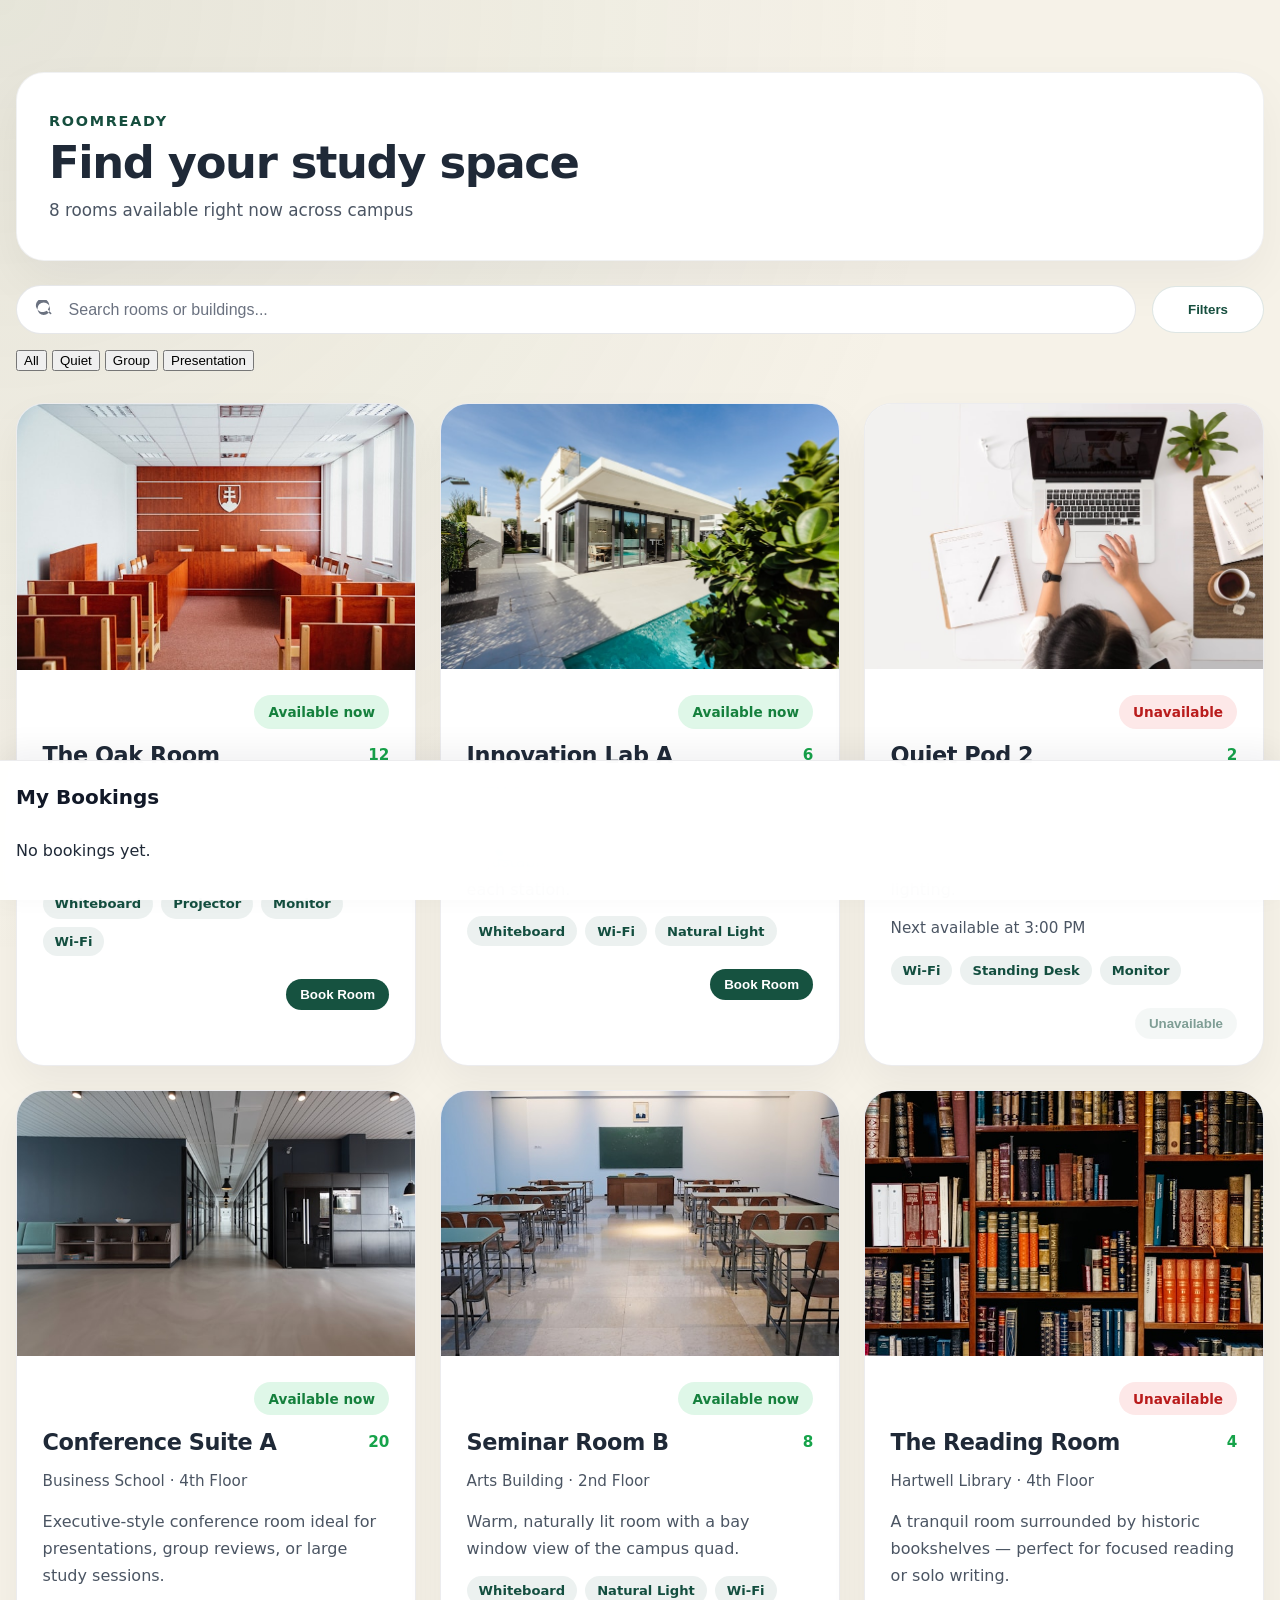
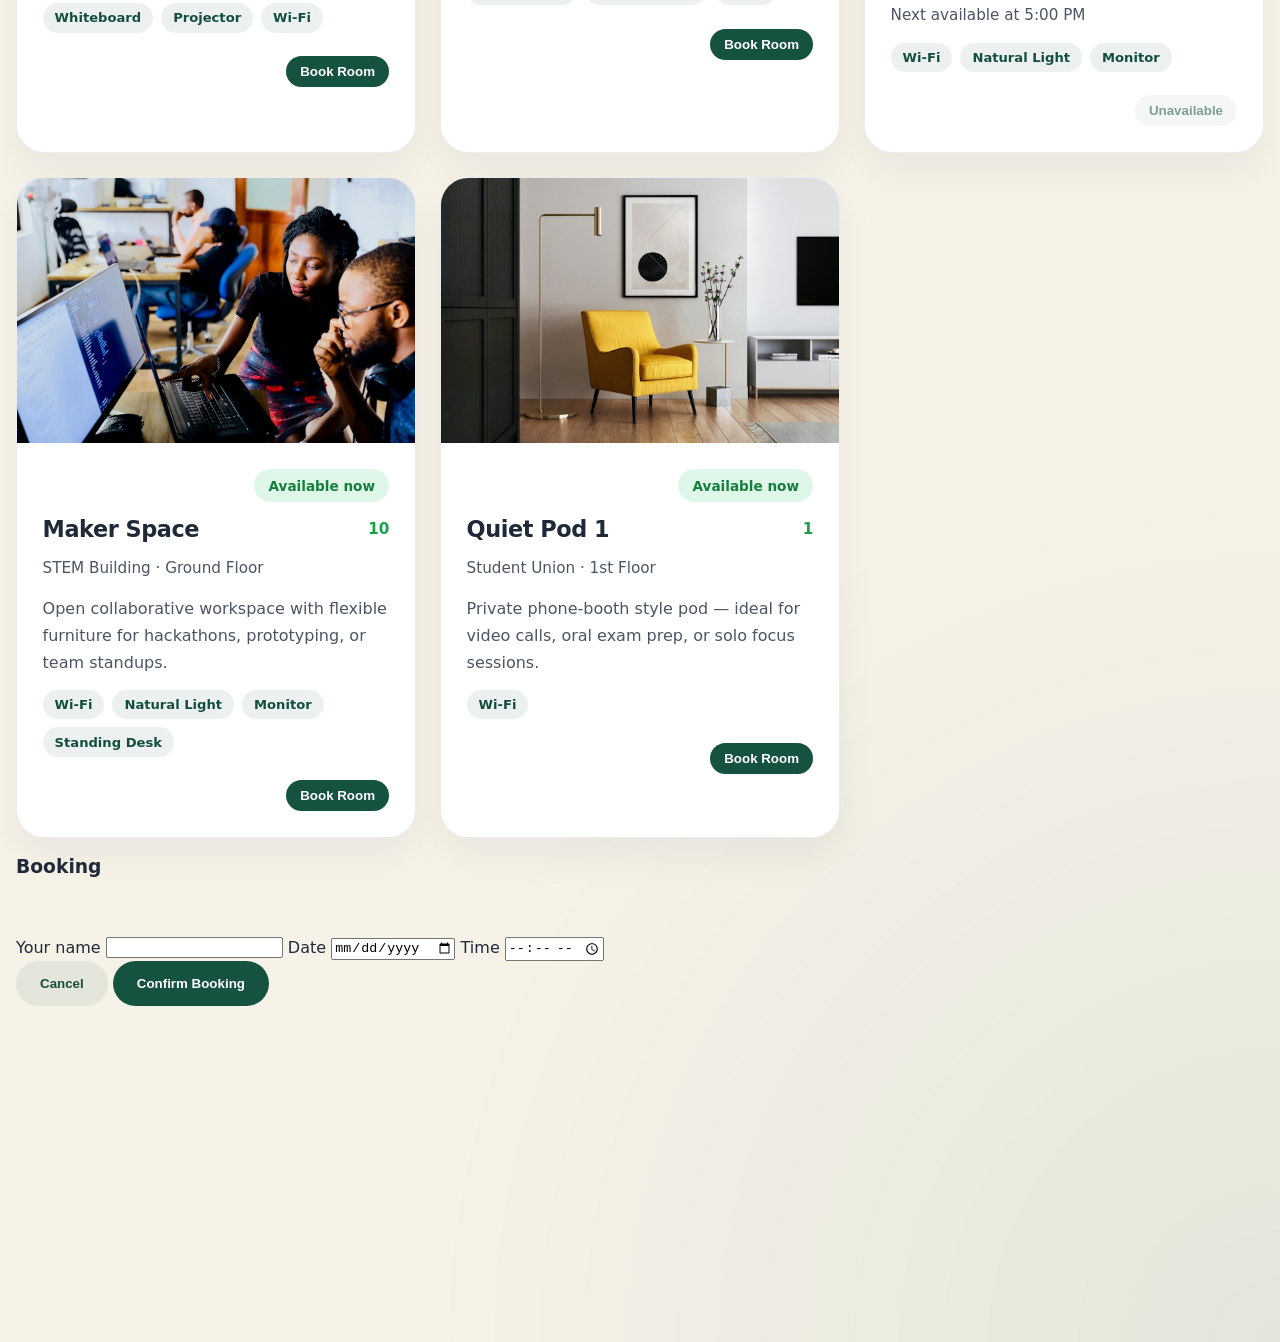
<file: poc/roomready.html>
<!DOCTYPE html>
<html lang="en">
<head>
    <meta charset="UTF-8">
    <meta name="viewport" content="width=device-width, initial-scale=1.0">
    <title>RoomReady | Find your study space</title>
    <link rel="stylesheet" href="roomready.css">
</head>
<body>
    <div class="page-shell">
        <main class="content">
            <section class="hero-panel">
                <div class="hero-copy">
                    <p class="eyebrow">RoomReady</p>
                    <h1>Find your study space</h1>
                    <p class="hero-copy__subtext"><span id="available-count">8</span> rooms available right now across campus</p>
                </div>
            </section>

            <section class="control-bar">
                <label class="search-field" for="room-search">
                    <span class="visually-hidden">Search rooms or buildings</span>
                    <svg class="search-icon" viewBox="0 0 24 24" aria-hidden="true"><path d="M10.5 18a7.5 7.5 0 1 1 0-15 7.5 7.5 0 0 1 0 15Zm9-2.5-4.1-4.1a8 8 0 1 0-1.4 1.4l4.1 4.1a1 1 0 0 0 1.4-1.4Z" fill="currentColor"/></svg>
                    <input id="room-search" type="search" placeholder="Search rooms or buildings...">
                </label>
                <button class="btn btn-filter" id="toggle-filters">Filters</button>

                <div class="filters-panel" id="filters-panel">
                    <button class="filter-chip" data-filter="all">All</button>
                    <button class="filter-chip" data-filter="quiet">Quiet</button>
                    <button class="filter-chip" data-filter="group">Group</button>
                    <button class="filter-chip" data-filter="presentation">Presentation</button>
                </div>
            </section>

            <section class="room-grid">
                <article class="room-card" data-room-id="1" data-room-status="available" data-room-next="" data-room-features="Whiteboard,Projector,Monitor,Wi-Fi" data-room-location="Hartwell Library · 3rd Floor" data-room-capacity="12">
                    <div class="room-card__visual">
                        <img src="assets/room1.jpg" alt="Oak Room study lounge" loading="lazy">
                    </div>
                    <div class="room-card__body">
                        <div class="room-card__meta">
                            <span class="room-card__status badge badge-success">Available now</span>
                        </div>
                        <div class="room-card__title-row">
                            <h2>The Oak Room</h2>
                            <span class="room-card__capacity">12</span>
                        </div>
                        <p class="room-card__location">Hartwell Library · 3rd Floor</p>
                        <p>Spacious seminar room with floor-to-ceiling windows and a large central table.</p>
                        <div class="room-card__features">
                            <span class="feature-chip">Whiteboard</span>
                            <span class="feature-chip">Projector</span>
                            <span class="feature-chip">Monitor</span>
                            <span class="feature-chip">Wi-Fi</span>
                        </div>
                    </div>
                </article>

                <article class="room-card" data-room-id="2" data-room-status="available" data-room-next="" data-room-features="Whiteboard,Wi-Fi,Natural Light" data-room-location="STEM Building · 1st Floor" data-room-capacity="6">
                    <div class="room-card__visual">
                        <img src="assets/room2.jpg" alt="Innovation Lab A" loading="lazy">
                    </div>
                    <div class="room-card__body">
                        <div class="room-card__meta">
                            <span class="room-card__status badge badge-success">Available now</span>
                        </div>
                        <div class="room-card__title-row">
                            <h2>Innovation Lab A</h2>
                            <span class="room-card__capacity">6</span>
                        </div>
                        <p class="room-card__location">STEM Building · 1st Floor</p>
                        <p>Modern collaborative space with height-adjustable desks and dual monitors at each station.</p>
                        <div class="room-card__features">
                            <span class="feature-chip">Whiteboard</span>
                            <span class="feature-chip">Wi-Fi</span>
                            <span class="feature-chip">Natural Light</span>
                        </div>
                    </div>
                </article>

                <article class="room-card" data-room-id="3" data-room-status="occupied" data-room-next="3:00 PM" data-room-features="Wi-Fi,Standing Desk,Monitor" data-room-location="Hartwell Library · 2nd Floor" data-room-capacity="2">
                    <div class="room-card__visual">
                        <img src="assets/room3.jpg" alt="Quiet Pod 2" loading="lazy">
                    </div>
                    <div class="room-card__body">
                        <div class="room-card__meta">
                            <span class="room-card__status badge badge-danger">Occupied</span>
                        </div>
                        <div class="room-card__title-row">
                            <h2>Quiet Pod 2</h2>
                            <span class="room-card__capacity">2</span>
                        </div>
                        <p class="room-card__location">Hartwell Library · 2nd Floor</p>
                        <p>Compact booth for pairs or solo deep work. Sound-dampened walls and soft lighting.</p>
                        <p class="room-card__next">Next available at 3:00 PM</p>
                        <div class="room-card__features">
                            <span class="feature-chip">Wi-Fi</span>
                            <span class="feature-chip">Standing Desk</span>
                            <span class="feature-chip">Monitor</span>
                        </div>
                    </div>
                </article>

                <article class="room-card" data-room-id="4" data-room-status="available" data-room-next="" data-room-features="Whiteboard,Projector,Wi-Fi" data-room-location="Business School · 4th Floor" data-room-capacity="20">
                    <div class="room-card__visual">
                        <img src="assets/room4.jpg" alt="Conference Suite A" loading="lazy">
                    </div>
                    <div class="room-card__body">
                        <div class="room-card__meta">
                            <span class="room-card__status badge badge-success">Available now</span>
                        </div>
                        <div class="room-card__title-row">
                            <h2>Conference Suite A</h2>
                            <span class="room-card__capacity">20</span>
                        </div>
                        <p class="room-card__location">Business School · 4th Floor</p>
                        <p>Executive-style conference room ideal for presentations, group reviews, or large study sessions.</p>
                        <div class="room-card__features">
                            <span class="feature-chip">Whiteboard</span>
                            <span class="feature-chip">Projector</span>
                            <span class="feature-chip">Wi-Fi</span>
                        </div>
                    </div>
                </article>

                <article class="room-card" data-room-id="5" data-room-status="available" data-room-next="" data-room-features="Whiteboard,Natural Light,Wi-Fi" data-room-location="Arts Building · 2nd Floor" data-room-capacity="8">
                    <div class="room-card__visual">
                        <img src="assets/room5.jpg" alt="Seminar Room B" loading="lazy">
                    </div>
                    <div class="room-card__body">
                        <div class="room-card__meta">
                            <span class="room-card__status badge badge-success">Available now</span>
                        </div>
                        <div class="room-card__title-row">
                            <h2>Seminar Room B</h2>
                            <span class="room-card__capacity">8</span>
                        </div>
                        <p class="room-card__location">Arts Building · 2nd Floor</p>
                        <p>Warm, naturally lit room with a bay window view of the campus quad.</p>
                        <div class="room-card__features">
                            <span class="feature-chip">Whiteboard</span>
                            <span class="feature-chip">Natural Light</span>
                            <span class="feature-chip">Wi-Fi</span>
                        </div>
                    </div>
                </article>

                <article class="room-card" data-room-id="6" data-room-status="unavailable" data-room-next="5:00 PM" data-room-features="Wi-Fi,Natural Light,Monitor" data-room-location="Hartwell Library · 4th Floor" data-room-capacity="4">
                    <div class="room-card__visual">
                        <img src="assets/room6.jpg" alt="The Reading Room" loading="lazy">
                    </div>
                    <div class="room-card__body">
                        <div class="room-card__meta">
                            <span class="room-card__status badge badge-danger">Unavailable</span>
                        </div>
                        <div class="room-card__title-row">
                            <h2>The Reading Room</h2>
                            <span class="room-card__capacity">4</span>
                        </div>
                        <p class="room-card__location">Hartwell Library · 4th Floor</p>
                        <p>A tranquil room surrounded by historic bookshelves — perfect for focused reading or solo writing.</p>
                        <p class="room-card__next">Next available at 5:00 PM</p>
                        <div class="room-card__features">
                            <span class="feature-chip">Wi-Fi</span>
                            <span class="feature-chip">Natural Light</span>
                            <span class="feature-chip">Monitor</span>
                        </div>
                    </div>
                </article>

                <article class="room-card" data-room-id="7" data-room-status="available" data-room-next="" data-room-features="Wi-Fi,Natural Light,Monitor,Standing Desk" data-room-location="STEM Building · Ground Floor" data-room-capacity="10">
                    <div class="room-card__visual">
                        <img src="assets/room7.jpg" alt="Maker Space" loading="lazy">
                    </div>
                    <div class="room-card__body">
                        <div class="room-card__meta">
                            <span class="room-card__status badge badge-success">Available now</span>
                        </div>
                        <div class="room-card__title-row">
                            <h2>Maker Space</h2>
                            <span class="room-card__capacity">10</span>
                        </div>
                        <p class="room-card__location">STEM Building · Ground Floor</p>
                        <p>Open collaborative workspace with flexible furniture for hackathons, prototyping, or team standups.</p>
                        <div class="room-card__features">
                            <span class="feature-chip">Wi-Fi</span>
                            <span class="feature-chip">Natural Light</span>
                            <span class="feature-chip">Monitor</span>
                            <span class="feature-chip">Standing Desk</span>
                        </div>
                    </div>
                </article>

                <article class="room-card" data-room-id="8" data-room-status="available" data-room-next="" data-room-features="Wi-Fi" data-room-location="Student Union · 1st Floor" data-room-capacity="1">
                    <div class="room-card__visual">
                        <img src="assets/room8.jpg" alt="Quiet Pod 1" loading="lazy">
                    </div>
                    <div class="room-card__body">
                        <div class="room-card__meta">
                            <span class="room-card__status badge badge-success">Available now</span>
                        </div>
                        <div class="room-card__title-row">
                            <h2>Quiet Pod 1</h2>
                            <span class="room-card__capacity">1</span>
                        </div>
                        <p class="room-card__location">Student Union · 1st Floor</p>
                        <p>Private phone-booth style pod — ideal for video calls, oral exam prep, or solo focus sessions.</p>
                        <div class="room-card__features">
                            <span class="feature-chip">Wi-Fi</span>
                        </div>
                    </div>
                </article>
            </section>

            <!-- Booking modal -->
            <div id="booking-modal" class="modal-overlay hidden" aria-hidden="true">
                <div class="modal-panel" role="dialog" aria-modal="true">
                    <div class="modal-header">
                        <h3 id="selected-room-name">Booking</h3>
                        <div class="booking-room-details">
                            <p class="booking-room-meta" id="booking-room-meta"></p>
                            <div class="booking-room-features" id="booking-room-features"></div>
                        </div>
                    </div>
                    <form id="booking-form" class="modal-form">
                        <input type="hidden" id="room-id-input">
                        <label for="reserver-name">Your name</label>
                        <input type="text" id="reserver-name" required>

                        <label for="booking-date">Date</label>
                        <input type="date" id="booking-date" required>

                        <label for="booking-time">Time</label>
                        <input type="time" id="booking-time" required>

                        <div class="modal-actions">
                            <button type="button" class="btn btn-outline" id="cancel-btn">Cancel</button>
                            <button type="submit" class="btn btn-secondary">Confirm Booking</button>
                        </div>
                    </form>
                </div>
            </div>
        </main>
    </div>
    <footer class="bookings-footer">
        <div class="bookings-panel">
            <h2>My Bookings</h2>
            <div class="bookings-list" id="bookings-list"></div>
        </div>
    </footer>
    <script src="app.js"></script>
</file>
<file: poc/roomready.css>
:root {
    color-scheme: light;
    font-family: Inter, system-ui, -apple-system, BlinkMacSystemFont, "Segoe UI", sans-serif;
    color: #1f2937;
    background: #f6f2e8;
}

* {
    box-sizing: border-box;
}

body {
    margin: 0;
    min-height: 100vh;
    background: radial-gradient(circle at top left, rgba(112, 131, 107, 0.12), transparent 30%),
        radial-gradient(circle at bottom right, rgba(18, 84, 51, 0.08), transparent 28%),
        #f6f2e8;
}

.page-shell {
    max-width: 1280px;
    margin: 0 auto;
    padding: 2rem 1rem 3rem;
}

.btn {
    border: none;
    border-radius: 999px;
    font-weight: 600;
    cursor: pointer;
    padding: 0.95rem 1.5rem;
}

.btn-secondary {
    color: #ffffff;
    background: #165240;
}

.btn-outline {
    color: #164e3e;
    background: rgba(22, 82, 64, 0.08);
}

.content {
    margin-top: 2.5rem;
    padding-bottom: 18rem;
}

.bookings-footer {
    position: fixed;
    left: 0;
    right: 0;
    bottom: 0;
    background: rgba(255, 255, 255, 0.96);
    border-top: 1px solid rgba(15, 23, 42, 0.08);
    box-shadow: 0 -10px 30px rgba(15, 23, 42, 0.06);
    backdrop-filter: blur(16px);
    padding: 1.5rem 1rem 1.5rem;
    z-index: 10;
}

.bookings-panel {
    max-width: 1280px;
    margin: 0 auto;
}

.bookings-footer h2 {
    margin: 0 0 1rem;
    font-size: 1.25rem;
    color: #111827;
}

.bookings-list {
    display: grid;
    gap: 0.85rem;
}

.booking-item {
    display: flex;
    justify-content: space-between;
    gap: 1rem;
    align-items: center;
    padding: 1rem 1rem;
    border-radius: 18px;
    background: #f8fafc;
    border: 1px solid rgba(15, 23, 42, 0.08);
}

.booking-item .meta {
    color: #334155;
    line-height: 1.5;
}

.booking-item .actions {
    display: flex;
    gap: 0.5rem;
}

.booking-room-details {
    display: grid;
    gap: 0.65rem;
    margin-top: 0.9rem;
}

.booking-room-meta {
    color: #475569;
    font-size: 0.95rem;
}

.booking-room-features {
    display: flex;
    flex-wrap: wrap;
    gap: 0.5rem;
}

.booking-room-features .feature-chip {
    background: rgba(22, 82, 64, 0.12);
    color: #134e3f;
}

.hero-panel {
    padding: 2.5rem 2rem;
    border-radius: 28px;
    background: #ffffff;
    border: 1px solid rgba(15, 23, 42, 0.06);
    box-shadow: 0 20px 50px rgba(15, 23, 42, 0.05);
}

.eyebrow {
    margin: 0 0 0.75rem;
    color: #164e3e;
    font-size: 0.9rem;
    font-weight: 700;
    text-transform: uppercase;
    letter-spacing: 0.12em;
}

h1 {
    margin: 0;
    font-size: clamp(2.8rem, 1.9vw, 4.5rem);
    line-height: 0.96;
    letter-spacing: -0.03em;
}

.hero-copy__subtext {
    margin: 1rem 0 0;
    font-size: 1.05rem;
    color: #4b5563;
    max-width: 560px;
}

.control-bar {
    display: grid;
    grid-template-columns: minmax(0, 1fr) auto;
    gap: 1rem;
    margin-top: 1.5rem;
    align-items: center;
}

.search-field {
    position: relative;
    display: inline-flex;
    width: 100%;
    align-items: center;
    background: #ffffff;
    border: 1px solid rgba(15, 23, 42, 0.1);
    border-radius: 999px;
    padding: 0.85rem 1rem 0.85rem 1.1rem;
}

.search-field input {
    width: 100%;
    border: none;
    outline: none;
    font-size: 1rem;
    color: #111827;
    background: transparent;
}

.search-field input::placeholder {
    color: #6b7280;
}

.search-icon {
    width: 1.25rem;
    height: 1.25rem;
    margin-right: 0.75rem;
    color: #6b7280;
    flex-shrink: 0;
}

.btn-filter {
    min-width: 7rem;
    background: #ffffff;
    color: #164e3e;
    border: 1px solid rgba(22, 82, 64, 0.14);
}

.room-grid {
    margin-top: 2rem;
    display: grid;
    grid-template-columns: repeat(3, minmax(0, 1fr));
    gap: 1.5rem;
}

.room-card {
    display: flex;
    flex-direction: column;
    overflow: hidden;
    border-radius: 28px;
    background: #ffffff;
    border: 1px solid rgba(15, 23, 42, 0.08);
    box-shadow: 0 18px 40px rgba(15, 23, 42, 0.05);
}

.room-card__visual {
    position: relative;
    min-height: 230px;
    overflow: hidden;
}

.room-card__visual img {
    width: 100%;
    height: 100%;
    object-fit: cover;
    display: block;
}

.room-card__body {
    padding: 1.6rem;
    display: grid;
    gap: 0.85rem;
}

.room-card__title-row {
    display: flex;
    align-items: center;
    justify-content: space-between;
    gap: 1rem;
}

.room-card__capacity {
    font-size: 0.95rem;
    color: #16a34a;
    font-weight: 700;
}

.room-card__location,
.room-card__next {
    color: #6b7280;
    font-size: 0.95rem;
    margin: 0;
}

.room-card__next {
    margin-top: -0.35rem;
}

.room-card__features {
    display: flex;
    flex-wrap: wrap;
    gap: 0.5rem;
}

.feature-chip {
    display: inline-flex;
    align-items: center;
    padding: 0.45rem 0.75rem;
    border-radius: 999px;
    background: rgba(22, 82, 64, 0.08);
    color: #134e3f;
    font-size: 0.82rem;
    font-weight: 700;
}

.room-card__actions {
    display:flex;
    gap:0.6rem;
    justify-content:flex-end;
    margin-top:0.6rem;
}
.book-btn {
    padding:0.5rem 0.9rem;
    font-weight:700;
}

.btn-disabled {
    opacity: 0.55;
    cursor: not-allowed;
}

.room-card__meta {
    display: flex;
    justify-content: flex-end;
}

.badge {
    padding: 0.55rem 0.9rem;
    font-size: 0.85rem;
    font-weight: 700;
    border-radius: 999px;
    display: inline-flex;
    align-items: center;
}

.badge-success {
    background: rgba(34, 197, 94, 0.14);
    color: #15803d;
}

.badge-danger {
    background: rgba(239, 68, 68, 0.12);
    color: #b91c1c;
}

.room-card h2 {
    margin: 0;
    font-size: 1.4rem;
    letter-spacing: -0.02em;
}

.room-card p {
    margin: 0;
    color: #4b5563;
    line-height: 1.7;
}

.visually-hidden {
    position: absolute;
    width: 1px;
    height: 1px;
    padding: 0;
    margin: -1px;
    overflow: hidden;
    clip: rect(0, 0, 0, 0);
    border: 0;
}

@media (max-width: 1040px) {
    .room-grid {
        grid-template-columns: repeat(2, minmax(0, 1fr));
    }
}

@media (max-width: 780px) {
    .page-shell {
        padding: 1.25rem;
    }

    .control-bar {
        grid-template-columns: 1fr;
    }

    .room-grid {
        grid-template-columns: 1fr;
    }
}
</file>
